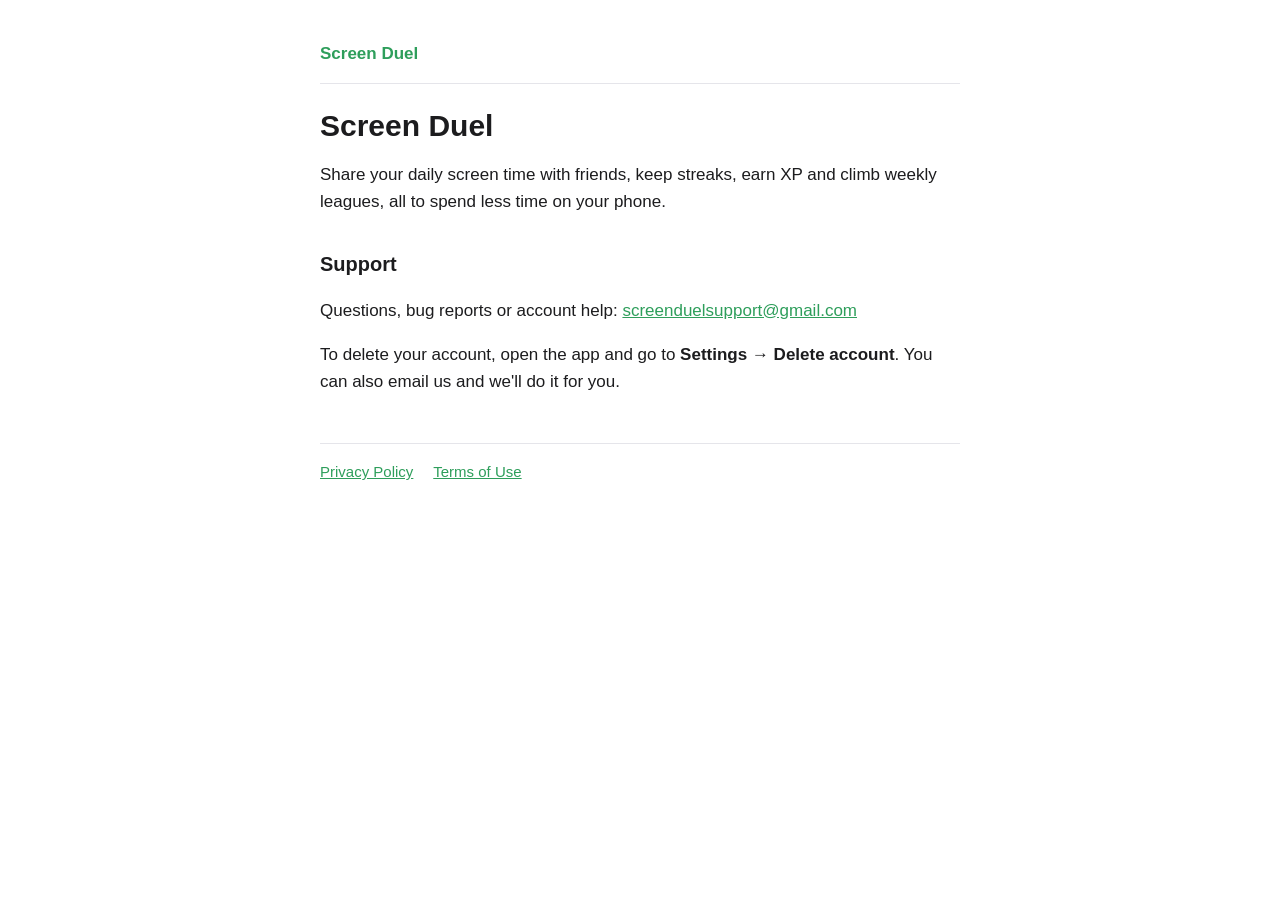
<file: index.html>
<!doctype html>
<html lang="en">
<head>
  <meta charset="utf-8">
  <meta name="viewport" content="width=device-width, initial-scale=1">
  <title>Screen Duel</title>
  <link rel="stylesheet" href="style.css">
</head>
<body>
<main>
  <header><a class="brand" href="./">Screen Duel</a></header>

  <h1>Screen Duel</h1>
  <p>Share your daily screen time with friends, keep streaks, earn XP and climb weekly leagues, all to spend less time on your phone.</p>

  <h2>Support</h2>
  <p>Questions, bug reports or account help: <a href="mailto:screenduelsupport@gmail.com">screenduelsupport@gmail.com</a></p>
  <p>To delete your account, open the app and go to <strong>Settings → Delete account</strong>. You can also email us and we'll do it for you.</p>

  <footer>
    <a href="privacy">Privacy Policy</a>
    <a href="terms">Terms of Use</a>
  </footer>
</main>
</body>
</html>
</file>
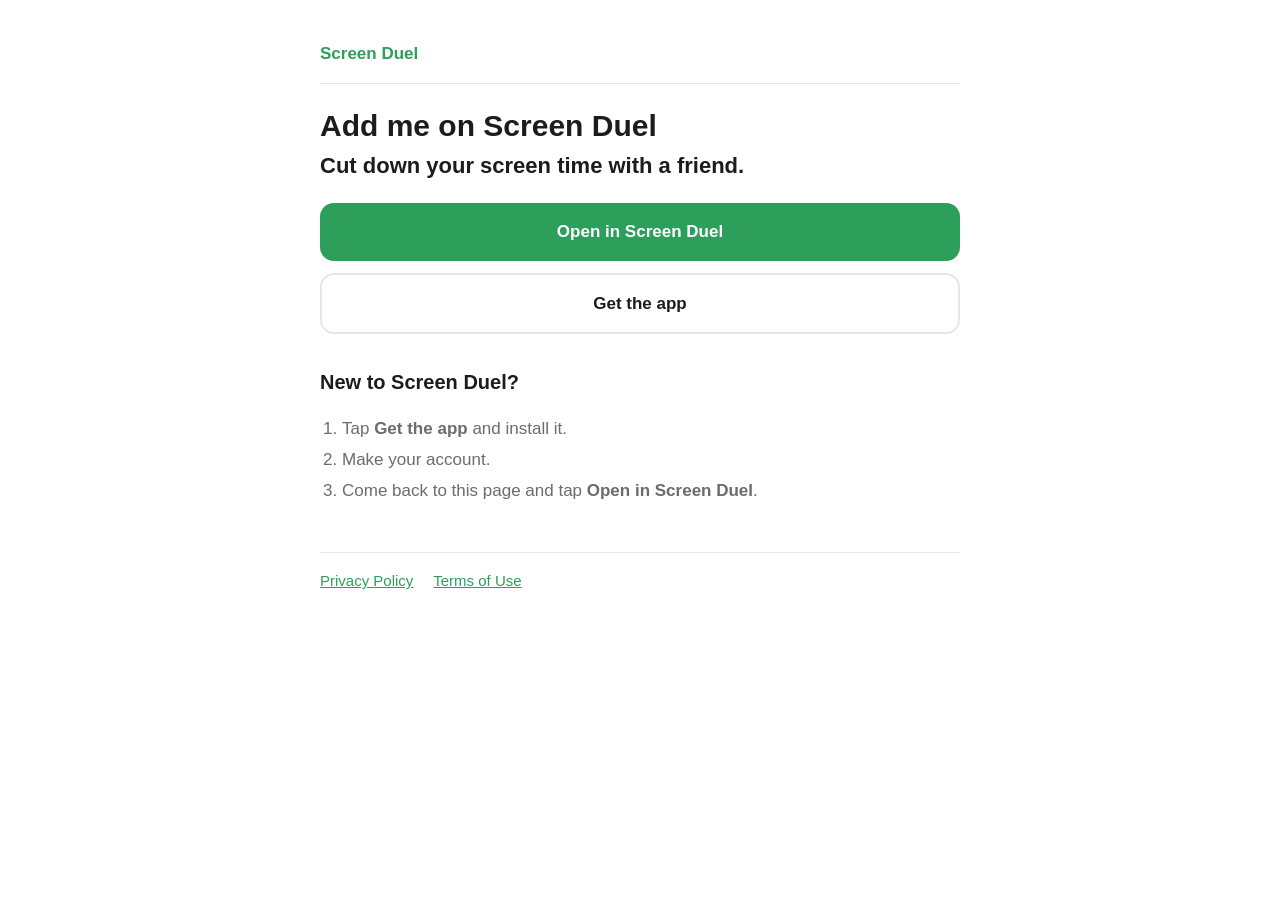
<file: add.html>
<!doctype html>
<html lang="en">
<head>
  <meta charset="utf-8">
  <meta name="viewport" content="width=device-width, initial-scale=1">
  <title>Add me on Screen Duel</title>
  <meta name="description" content="Tap to add a friend on Screen Duel.">
  <link rel="stylesheet" href="style.css">
  <style>
    .who { font-size: 22px; font-weight: 700; margin: 4px 0 20px; }
    .button { display: block; text-align: center; font-weight: 700; text-decoration: none; padding: 15px; border-radius: 14px; margin: 12px 0; }
    .primary { background: var(--accent); color: #fff; }
    .secondary { border: 2px solid var(--line); color: var(--text); }
    ol { padding-left: 22px; color: var(--muted); }
  </style>
</head>
<body>
<main>
  <header><a class="brand" href="./">Screen Duel</a></header>

  <h1>Add me on Screen Duel</h1>
  <p class="who" id="who">Cut down your screen time with a friend.</p>

  <a class="button primary" id="open" href="screenduel://add">Open in Screen Duel</a>
  <a class="button secondary" href="https://testflight.apple.com/join/RnVb8Rfv">Get the app</a>

  <h2>New to Screen Duel?</h2>
  <ol>
    <li>Tap <strong>Get the app</strong> and install it.</li>
    <li>Make your account.</li>
    <li>Come back to this page and tap <strong>Open in Screen Duel</strong>.</li>
  </ol>

  <footer>
    <a href="privacy">Privacy Policy</a>
    <a href="terms">Terms of Use</a>
  </footer>
</main>
<script>
  // The username from the link (?u=jeremy), with only the characters usernames can have.
  var name = (new URLSearchParams(location.search).get("u") || "").toLowerCase().replace(/[^a-z0-9_]/g, "");
  if (name) {
    document.getElementById("who").textContent = "@" + name + " wants to be your friend.";
    document.getElementById("open").href = "screenduel://add?u=" + name;
  }
</script>
</body>
</html>
</file>
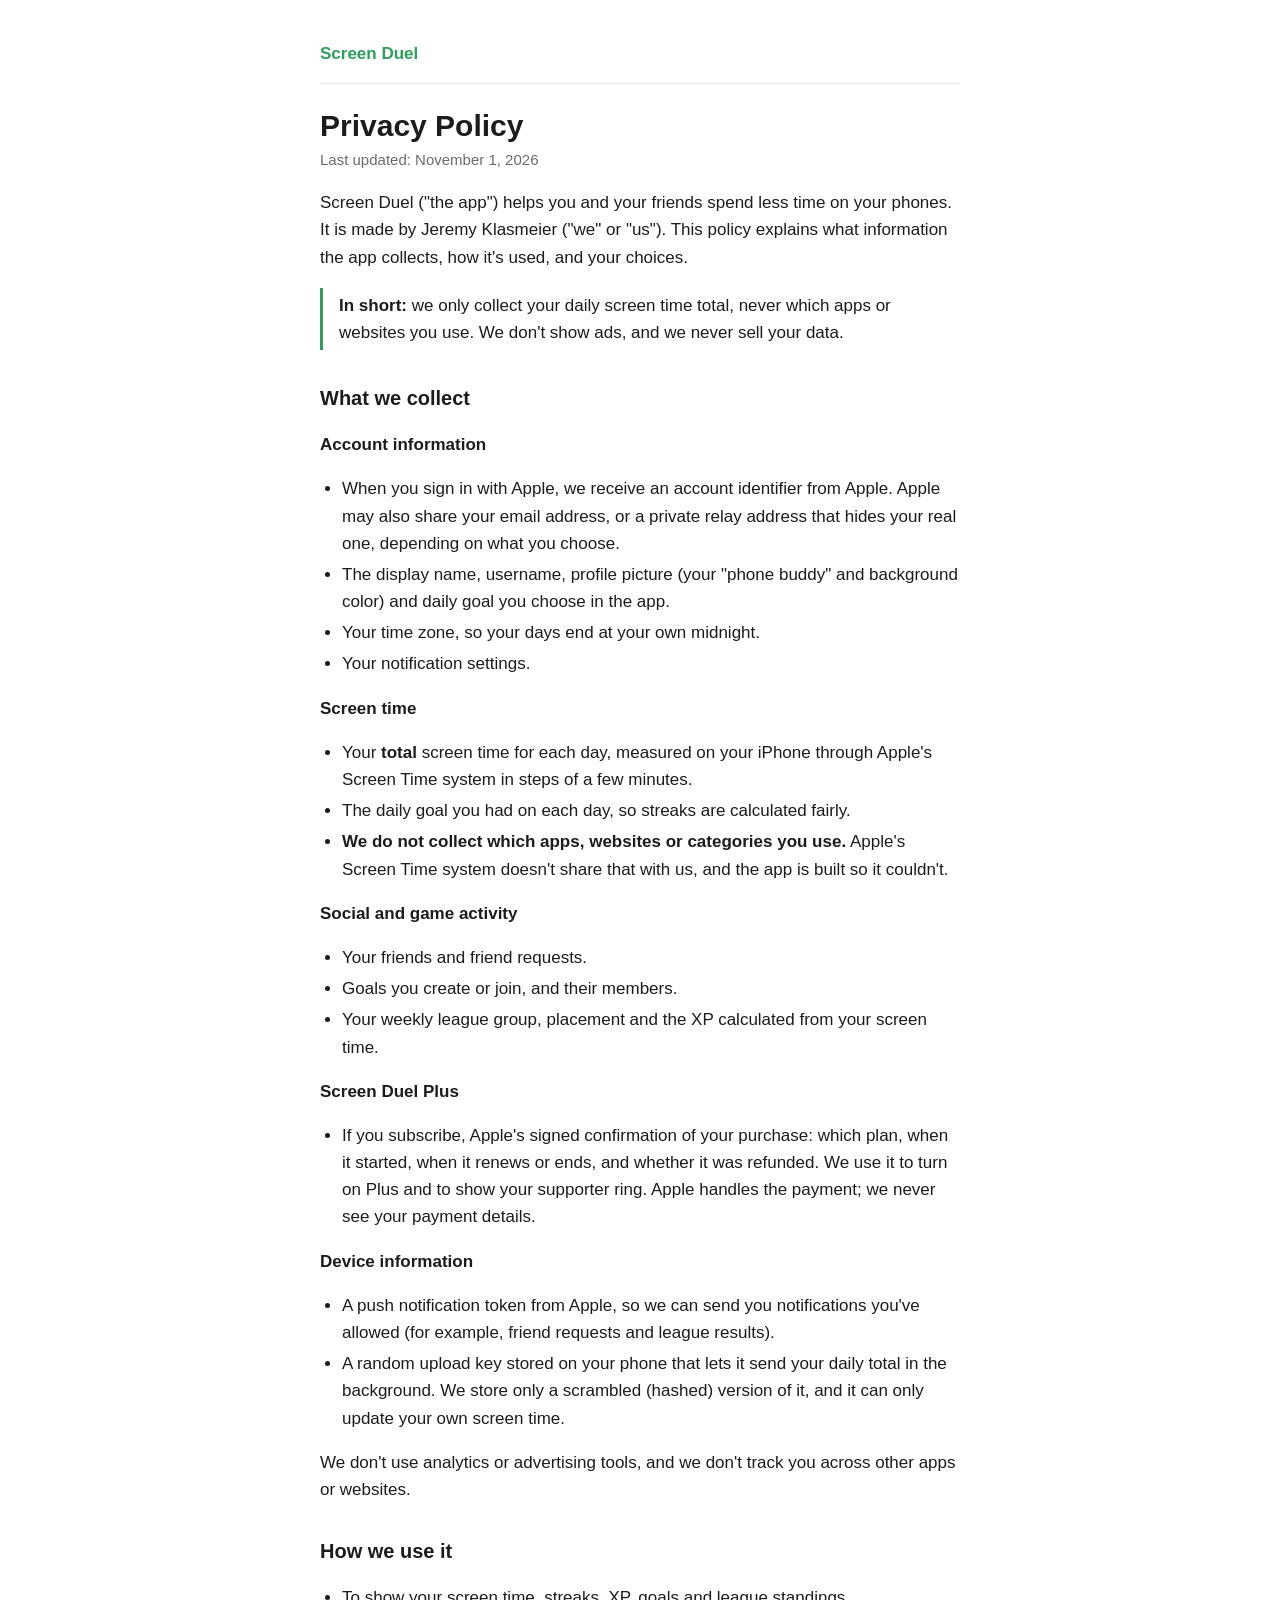
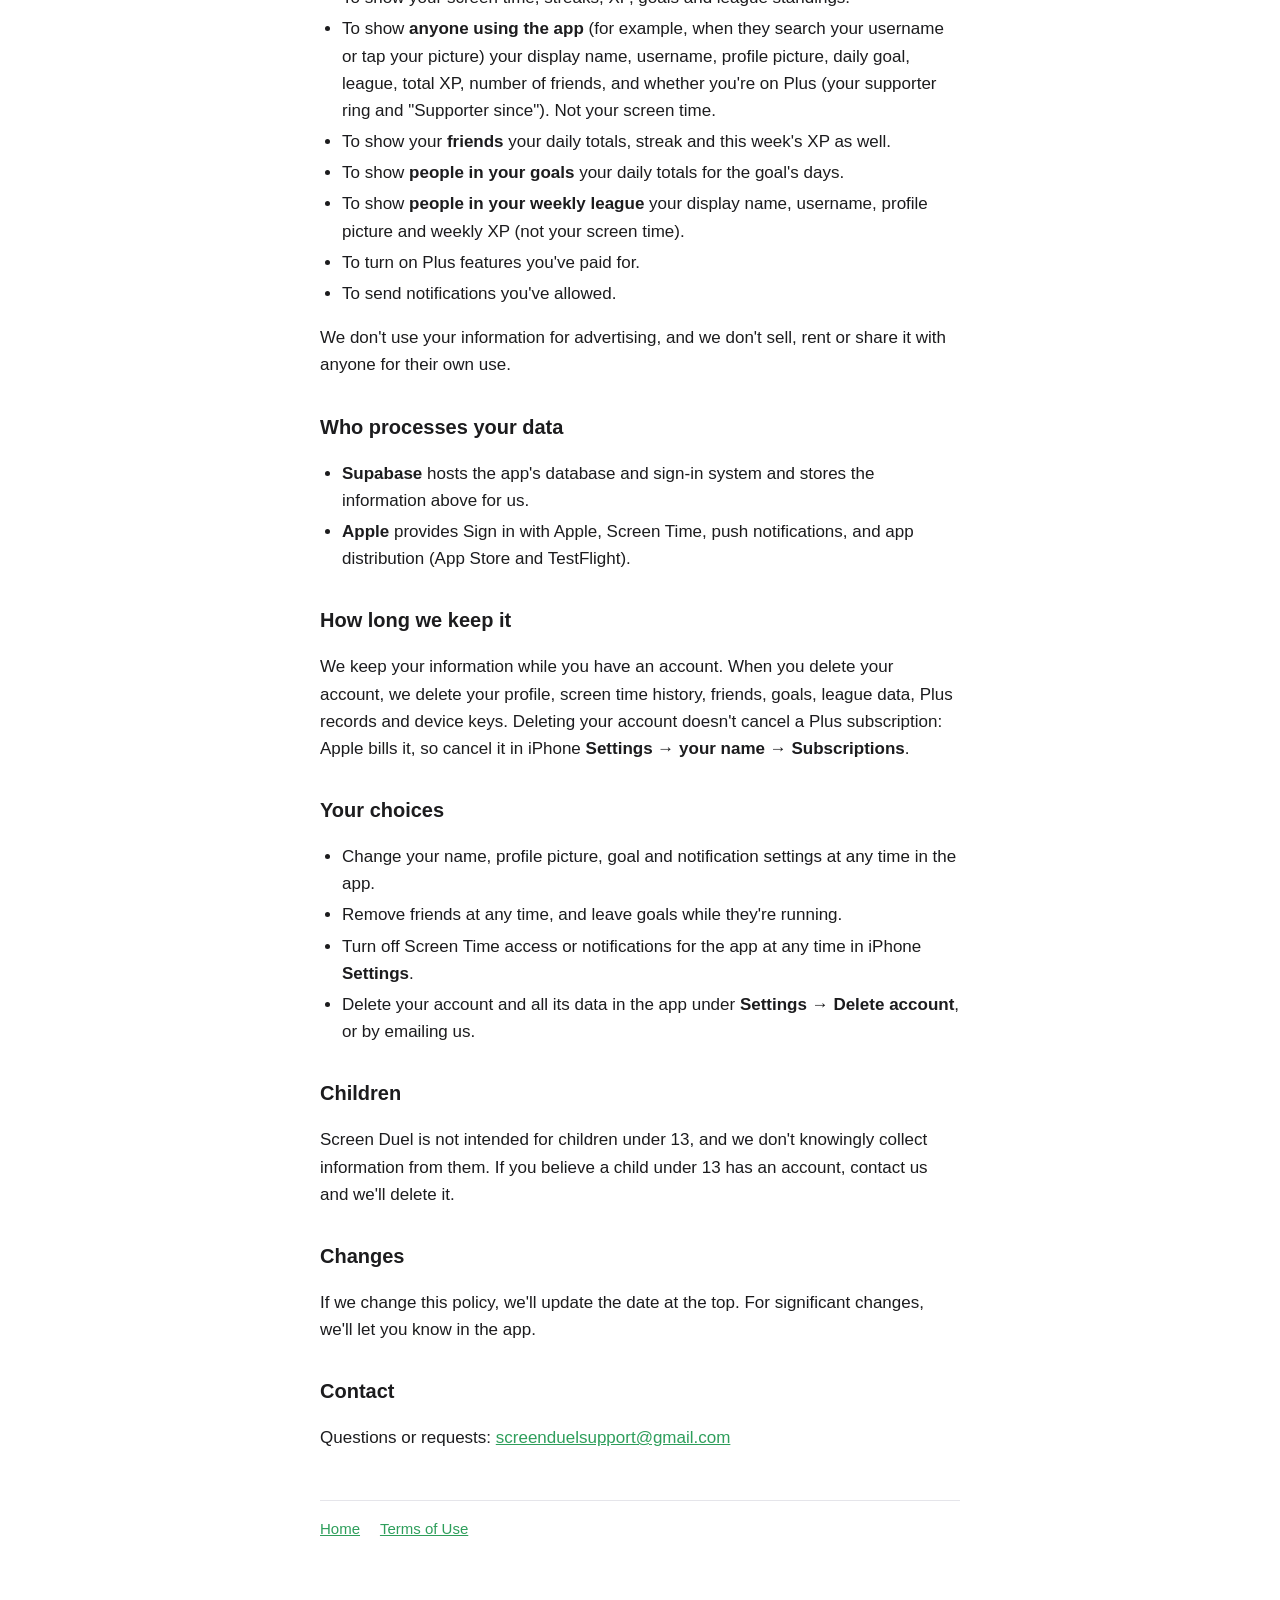
<file: privacy.html>
<!doctype html>
<html lang="en">
<head>
  <meta charset="utf-8">
  <meta name="viewport" content="width=device-width, initial-scale=1">
  <title>Privacy Policy · Screen Duel</title>
  <link rel="stylesheet" href="style.css">
</head>
<body>
<main>
  <header><a class="brand" href="./">Screen Duel</a></header>

  <h1>Privacy Policy</h1>
  <p class="updated">Last updated: November 1, 2026</p>

  <p>Screen Duel ("the app") helps you and your friends spend less time on your phones. It is made by Jeremy Klasmeier ("we" or "us"). This policy explains what information the app collects, how it's used, and your choices.</p>
  <p class="summary"><strong>In short:</strong> we only collect your daily screen time total, never which apps or websites you use. We don't show ads, and we never sell your data.</p>

  <h2>What we collect</h2>
  <p><strong>Account information</strong></p>
  <ul>
    <li>When you sign in with Apple, we receive an account identifier from Apple. Apple may also share your email address, or a private relay address that hides your real one, depending on what you choose.</li>
    <li>The display name, username, profile picture (your "phone buddy" and background color) and daily goal you choose in the app.</li>
    <li>Your time zone, so your days end at your own midnight.</li>
    <li>Your notification settings.</li>
  </ul>
  <p><strong>Screen time</strong></p>
  <ul>
    <li>Your <strong>total</strong> screen time for each day, measured on your iPhone through Apple's Screen Time system in steps of a few minutes.</li>
    <li>The daily goal you had on each day, so streaks are calculated fairly.</li>
    <li><strong>We do not collect which apps, websites or categories you use.</strong> Apple's Screen Time system doesn't share that with us, and the app is built so it couldn't.</li>
  </ul>
  <p><strong>Social and game activity</strong></p>
  <ul>
    <li>Your friends and friend requests.</li>
    <li>Goals you create or join, and their members.</li>
    <li>Your weekly league group, placement and the XP calculated from your screen time.</li>
  </ul>
  <p><strong>Screen Duel Plus</strong></p>
  <ul>
    <li>If you subscribe, Apple's signed confirmation of your purchase: which plan, when it started, when it renews or ends, and whether it was refunded. We use it to turn on Plus and to show your supporter ring. Apple handles the payment; we never see your payment details.</li>
  </ul>
  <p><strong>Device information</strong></p>
  <ul>
    <li>A push notification token from Apple, so we can send you notifications you've allowed (for example, friend requests and league results).</li>
    <li>A random upload key stored on your phone that lets it send your daily total in the background. We store only a scrambled (hashed) version of it, and it can only update your own screen time.</li>
  </ul>
  <p>We don't use analytics or advertising tools, and we don't track you across other apps or websites.</p>

  <h2>How we use it</h2>
  <ul>
    <li>To show your screen time, streaks, XP, goals and league standings.</li>
    <li>To show <strong>anyone using the app</strong> (for example, when they search your username or tap your picture) your display name, username, profile picture, daily goal, league, total XP, number of friends, and whether you're on Plus (your supporter ring and "Supporter since"). Not your screen time.</li>
    <li>To show your <strong>friends</strong> your daily totals, streak and this week's XP as well.</li>
    <li>To show <strong>people in your goals</strong> your daily totals for the goal's days.</li>
    <li>To show <strong>people in your weekly league</strong> your display name, username, profile picture and weekly XP (not your screen time).</li>
    <li>To turn on Plus features you've paid for.</li>
    <li>To send notifications you've allowed.</li>
  </ul>
  <p>We don't use your information for advertising, and we don't sell, rent or share it with anyone for their own use.</p>

  <h2>Who processes your data</h2>
  <ul>
    <li><strong>Supabase</strong> hosts the app's database and sign-in system and stores the information above for us.</li>
    <li><strong>Apple</strong> provides Sign in with Apple, Screen Time, push notifications, and app distribution (App Store and TestFlight).</li>
  </ul>

  <h2>How long we keep it</h2>
  <p>We keep your information while you have an account. When you delete your account, we delete your profile, screen time history, friends, goals, league data, Plus records and device keys. Deleting your account doesn't cancel a Plus subscription: Apple bills it, so cancel it in iPhone <strong>Settings → your name → Subscriptions</strong>.</p>

  <h2>Your choices</h2>
  <ul>
    <li>Change your name, profile picture, goal and notification settings at any time in the app.</li>
    <li>Remove friends at any time, and leave goals while they're running.</li>
    <li>Turn off Screen Time access or notifications for the app at any time in iPhone <strong>Settings</strong>.</li>
    <li>Delete your account and all its data in the app under <strong>Settings → Delete account</strong>, or by emailing us.</li>
  </ul>

  <h2>Children</h2>
  <p>Screen Duel is not intended for children under 13, and we don't knowingly collect information from them. If you believe a child under 13 has an account, contact us and we'll delete it.</p>

  <h2>Changes</h2>
  <p>If we change this policy, we'll update the date at the top. For significant changes, we'll let you know in the app.</p>

  <h2>Contact</h2>
  <p>Questions or requests: <a href="mailto:screenduelsupport@gmail.com">screenduelsupport@gmail.com</a></p>

  <footer>
    <a href="./">Home</a>
    <a href="terms">Terms of Use</a>
  </footer>
</main>
</body>
</html>
</file>
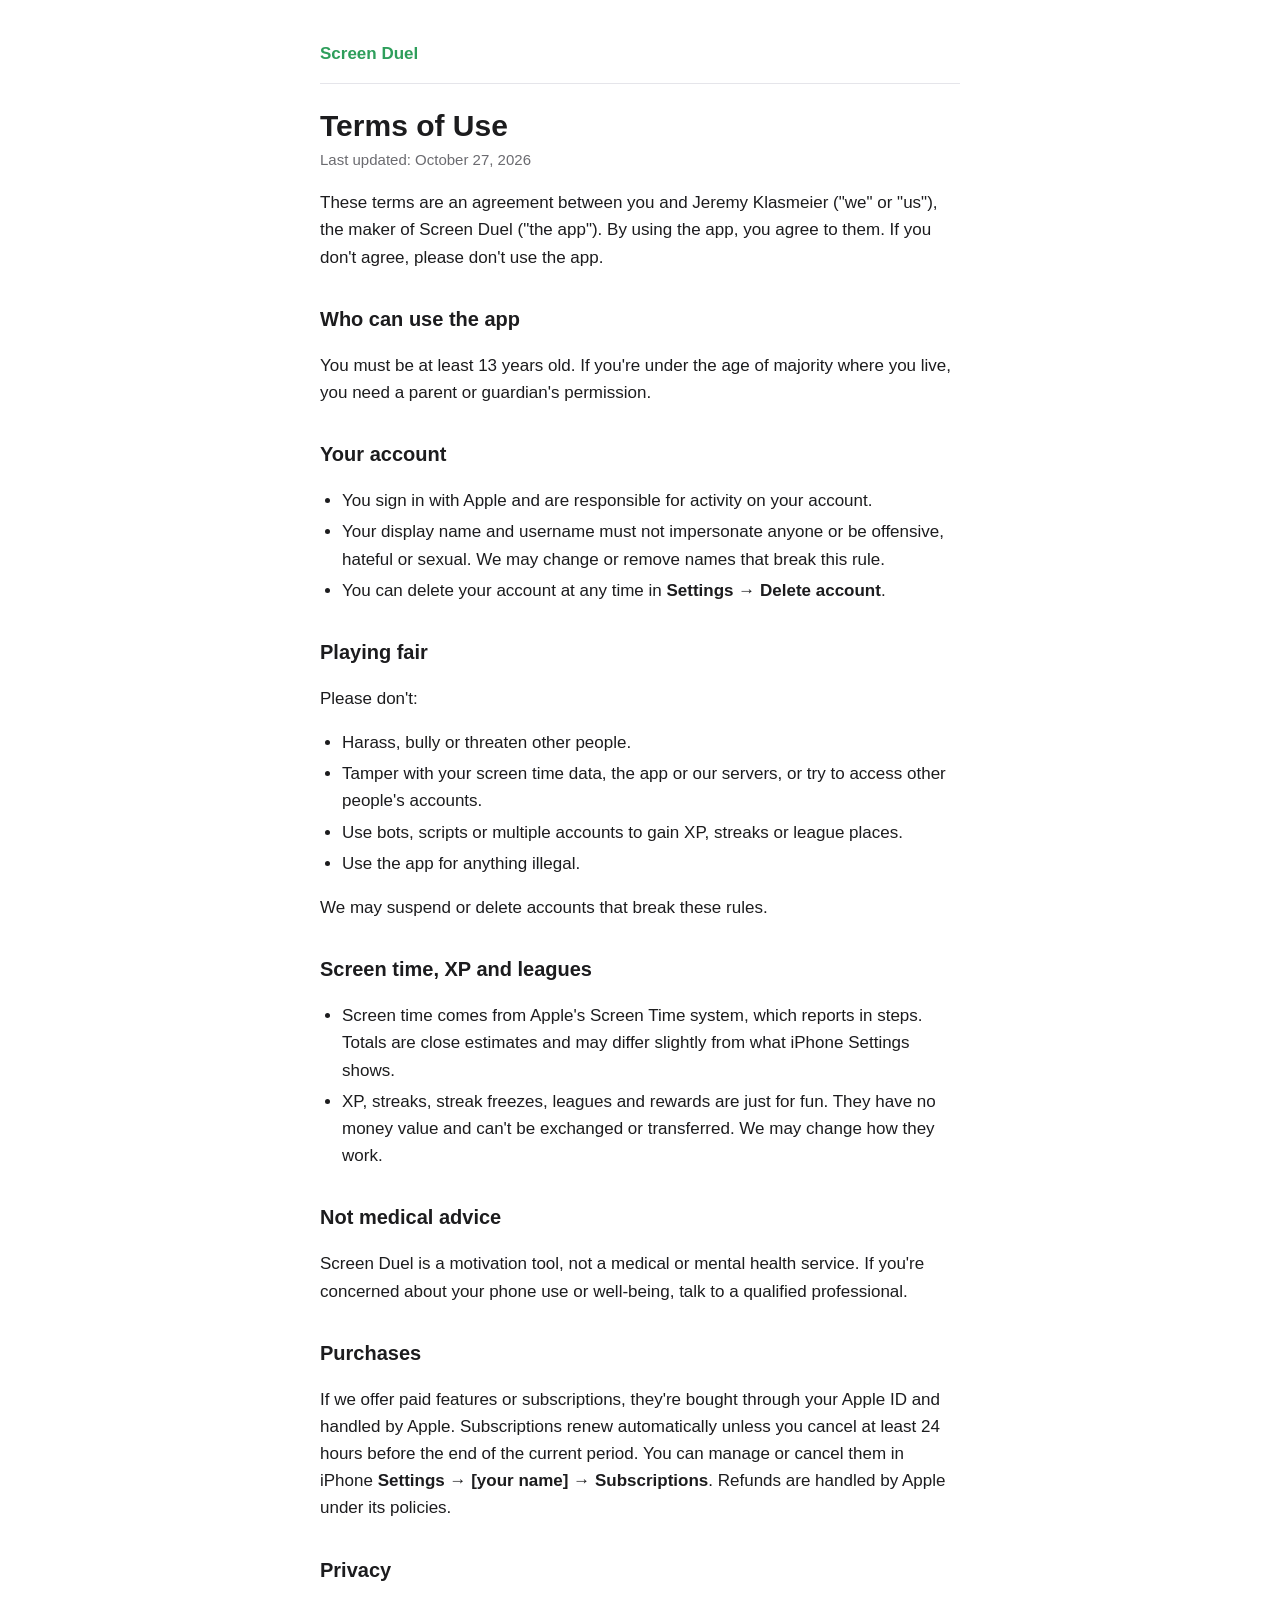
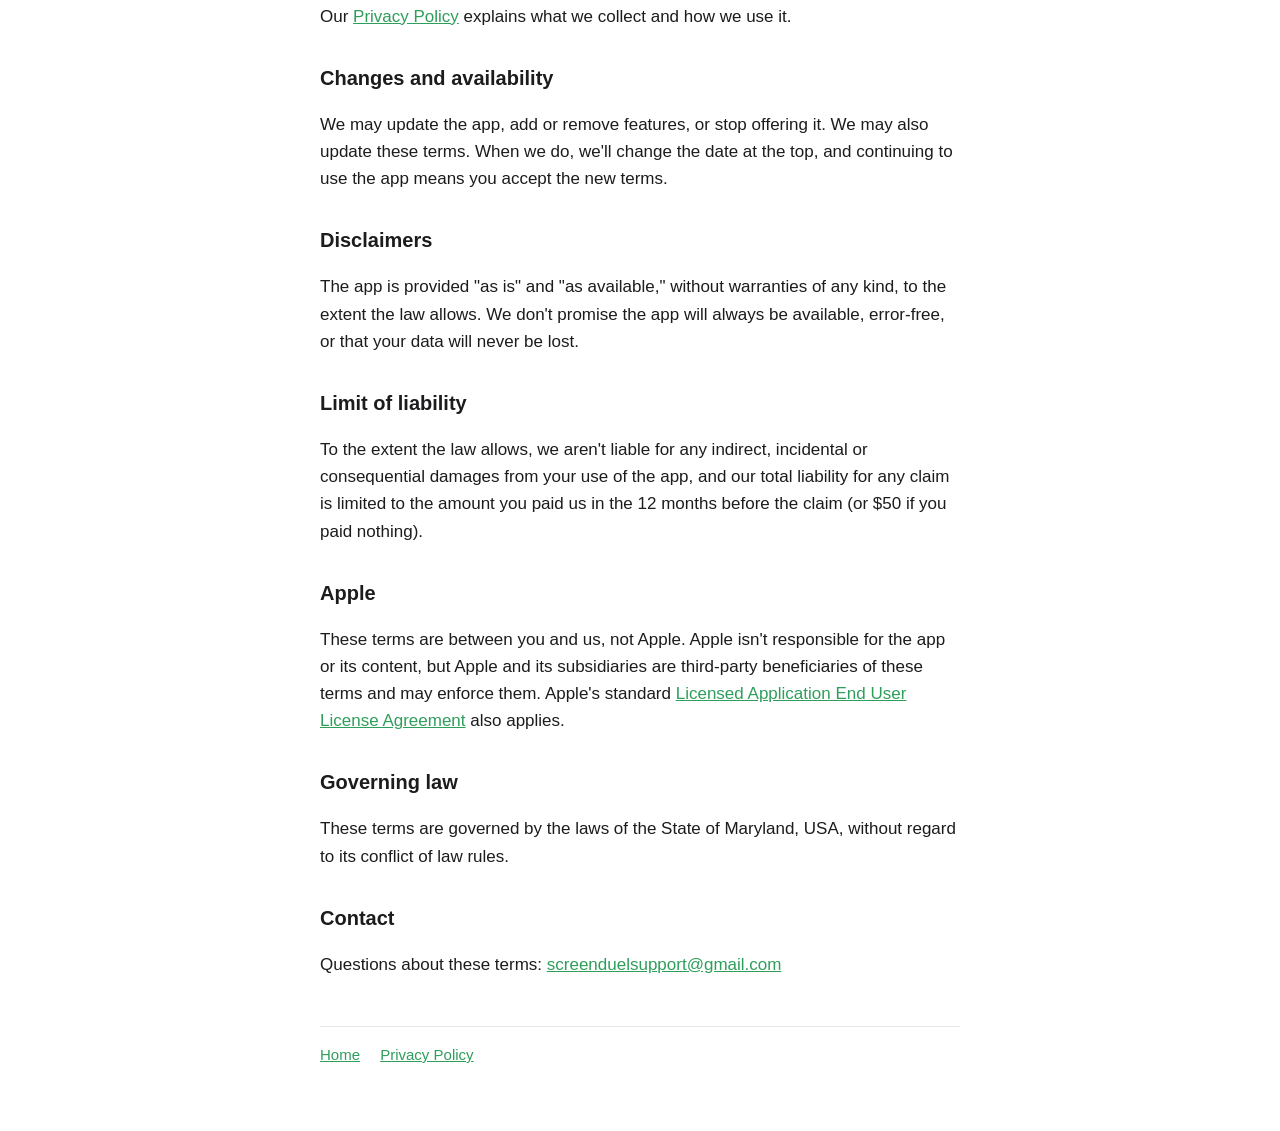
<file: terms.html>
<!doctype html>
<html lang="en">
<head>
  <meta charset="utf-8">
  <meta name="viewport" content="width=device-width, initial-scale=1">
  <title>Terms of Use · Screen Duel</title>
  <link rel="stylesheet" href="style.css">
</head>
<body>
<main>
  <header><a class="brand" href="./">Screen Duel</a></header>

  <h1>Terms of Use</h1>
  <p class="updated">Last updated: October 27, 2026</p>

  <p>These terms are an agreement between you and Jeremy Klasmeier ("we" or "us"), the maker of Screen Duel ("the app"). By using the app, you agree to them. If you don't agree, please don't use the app.</p>

  <h2>Who can use the app</h2>
  <p>You must be at least 13 years old. If you're under the age of majority where you live, you need a parent or guardian's permission.</p>

  <h2>Your account</h2>
  <ul>
    <li>You sign in with Apple and are responsible for activity on your account.</li>
    <li>Your display name and username must not impersonate anyone or be offensive, hateful or sexual. We may change or remove names that break this rule.</li>
    <li>You can delete your account at any time in <strong>Settings → Delete account</strong>.</li>
  </ul>

  <h2>Playing fair</h2>
  <p>Please don't:</p>
  <ul>
    <li>Harass, bully or threaten other people.</li>
    <li>Tamper with your screen time data, the app or our servers, or try to access other people's accounts.</li>
    <li>Use bots, scripts or multiple accounts to gain XP, streaks or league places.</li>
    <li>Use the app for anything illegal.</li>
  </ul>
  <p>We may suspend or delete accounts that break these rules.</p>

  <h2>Screen time, XP and leagues</h2>
  <ul>
    <li>Screen time comes from Apple's Screen Time system, which reports in steps. Totals are close estimates and may differ slightly from what iPhone Settings shows.</li>
    <li>XP, streaks, streak freezes, leagues and rewards are just for fun. They have no money value and can't be exchanged or transferred. We may change how they work.</li>
  </ul>

  <h2>Not medical advice</h2>
  <p>Screen Duel is a motivation tool, not a medical or mental health service. If you're concerned about your phone use or well-being, talk to a qualified professional.</p>

  <h2>Purchases</h2>
  <p>If we offer paid features or subscriptions, they're bought through your Apple ID and handled by Apple. Subscriptions renew automatically unless you cancel at least 24 hours before the end of the current period. You can manage or cancel them in iPhone <strong>Settings → [your name] → Subscriptions</strong>. Refunds are handled by Apple under its policies.</p>

  <h2>Privacy</h2>
  <p>Our <a href="privacy">Privacy Policy</a> explains what we collect and how we use it.</p>

  <h2>Changes and availability</h2>
  <p>We may update the app, add or remove features, or stop offering it. We may also update these terms. When we do, we'll change the date at the top, and continuing to use the app means you accept the new terms.</p>

  <h2>Disclaimers</h2>
  <p>The app is provided "as is" and "as available," without warranties of any kind, to the extent the law allows. We don't promise the app will always be available, error-free, or that your data will never be lost.</p>

  <h2>Limit of liability</h2>
  <p>To the extent the law allows, we aren't liable for any indirect, incidental or consequential damages from your use of the app, and our total liability for any claim is limited to the amount you paid us in the 12 months before the claim (or $50 if you paid nothing).</p>

  <h2>Apple</h2>
  <p>These terms are between you and us, not Apple. Apple isn't responsible for the app or its content, but Apple and its subsidiaries are third-party beneficiaries of these terms and may enforce them. Apple's standard <a href="https://www.apple.com/legal/internet-services/itunes/dev/stdeula/">Licensed Application End User License Agreement</a> also applies.</p>

  <h2>Governing law</h2>
  <p>These terms are governed by the laws of the State of Maryland, USA, without regard to its conflict of law rules.</p>

  <h2>Contact</h2>
  <p>Questions about these terms: <a href="mailto:screenduelsupport@gmail.com">screenduelsupport@gmail.com</a></p>

  <footer>
    <a href="./">Home</a>
    <a href="privacy">Privacy Policy</a>
  </footer>
</main>
</body>
</html>
</file>
<file: style.css>
:root {
  --bg: #ffffff;
  --text: #1c1c1e;
  --muted: #6b6b70;
  --accent: #2e9e5b;
  --line: #e5e5ea;
}
@media (prefers-color-scheme: dark) {
  :root {
    --bg: #111113;
    --text: #f2f2f7;
    --muted: #a1a1a8;
    --accent: #4cc47f;
    --line: #2c2c30;
  }
}
* { box-sizing: border-box; }
body {
  margin: 0;
  background: var(--bg);
  color: var(--text);
  font: 17px/1.6 -apple-system, BlinkMacSystemFont, "Segoe UI", Roboto, Helvetica, Arial, sans-serif;
}
main { max-width: 680px; margin: 0 auto; padding: 40px 20px 64px; }
header { border-bottom: 1px solid var(--line); padding-bottom: 16px; margin-bottom: 24px; }
header a.brand { color: var(--accent); font-weight: 700; text-decoration: none; }
h1 { font-size: 30px; line-height: 1.2; margin: 8px 0 4px; }
h2 { font-size: 20px; margin: 32px 0 8px; }
.updated { color: var(--muted); font-size: 15px; margin: 0; }
.summary { border-left: 3px solid var(--accent); padding: 4px 0 4px 16px; }
a { color: var(--accent); }
ul { padding-left: 22px; }
li { margin: 4px 0; }
footer { border-top: 1px solid var(--line); margin-top: 48px; padding-top: 16px; color: var(--muted); font-size: 15px; }
footer a { margin-right: 16px; }
</file>
